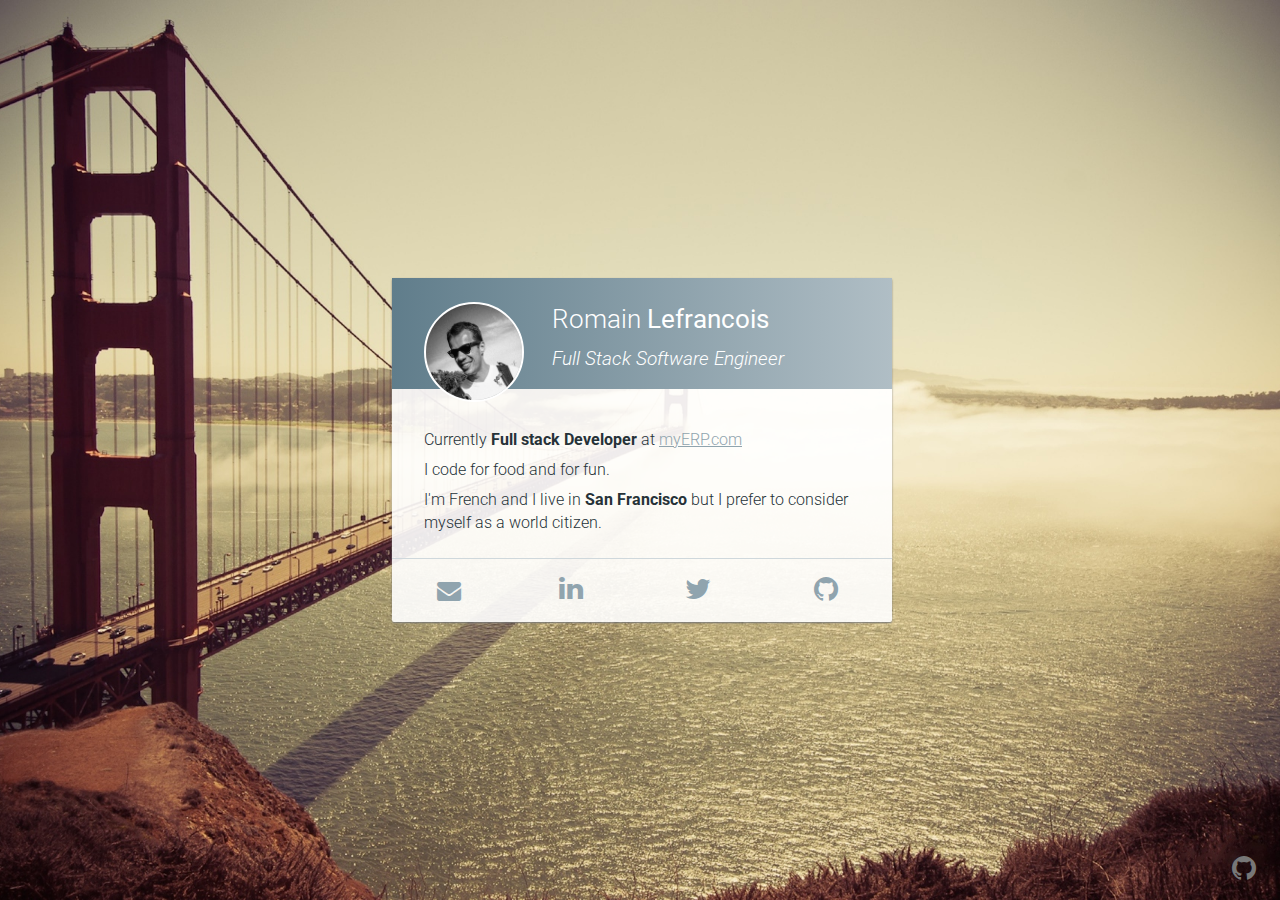
<file: index.html>
<!DOCTYPE html>
<!--[if lt IE 7]>      <html class="no-js lt-ie9 lt-ie8 lt-ie7"> <![endif]-->
<!--[if IE 7]>         <html class="no-js lt-ie9 lt-ie8"> <![endif]-->
<!--[if IE 8]>         <html class="no-js lt-ie9"> <![endif]-->
<!--[if gt IE 8]><!--> <html class="no-js"> <!--<![endif]-->
<head>
  <meta charset="utf-8">
  <meta http-equiv="X-UA-Compatible" content="IE=edge,chrome=1">
  <title>Romain Lefrancois</title>
  <meta name="description" content="Romain Lefrancois is a Full Stack Software Engineer currently living in San Francisco">
  <meta name="author" content="Romain Lefrancois">
  <meta name="viewport" content="width=device-width, initial-scale=1">

  <link rel="stylesheet" href="css/normalize.min.css">
  <link rel="stylesheet" href="css/main.css">
  <link href='http://fonts.googleapis.com/css?family=Roboto:400,300italic,300' rel='stylesheet' type='text/css'>
  <script src="js/vendor/modernizr-2.6.2.min.js"></script>
</head>
<body>
  <!--[if lt IE 7]>
  <p class="browsehappy">You are using an <strong>outdated</strong> browser. Please <a href="http://browsehappy.com/">upgrade your browser</a> to improve your experience.</p>
  <![endif]-->
  <div class="wrap">
    <div id="card">
      <div id="header">
        <div id="name">
          Romain <b>Lefrancois</b>
        </div>
        <div id="job">Full Stack Software Engineer</div>
      </div>
      <div id="picture">
        <img src="img/me.png" alt="" />
      </div>
      <div id="body">
        <p>Currently <b>Full stack Developer</b> at <a href="http://www.myerp.com" target="blank">myERP.com</a></p>
        <p>I code for food and for fun.</p>
        <p>I'm French and I live in <b>San Francisco</b> but I prefer to consider myself as a world citizen.</p>
      </div>
      <div id="footer">
        <a href="mailto:" class="mail"><i class="icon-mail-alt"></i><span>Email</span></a>
        <a href="https://www.linkedin.com/pub/romain-lefrancois/50/456/7b9" class="linkedin" target="_blank"><i class="icon-linkedin"></i><span>Linkedin profile</span></a>
        <a href="https://twitter.com/RomaLefrancois" class="twitter" target="_blank"><i class="icon-twitter"></i><span>@RomaLefrancois</span></a>
        <a href="https://github.com/RomaLefrancois" class="github" target="_blank"><i class="icon-github-circled"></i><span>@RomaLefrancois</span></a>
      </div>
    </div>
  </div>
  <a href="#" id="gh-link" target="_blank" title="Fork this page on GitHub" alt="Fork this page on GitHub"><i class="icon-github-circled"></i></a>

  <script>
  (function(i,s,o,g,r,a,m){i['GoogleAnalyticsObject']=r;i[r]=i[r]||function(){
    (i[r].q=i[r].q||[]).push(arguments)},i[r].l=1*new Date();a=s.createElement(o),
    m=s.getElementsByTagName(o)[0];a.async=1;a.src=g;m.parentNode.insertBefore(a,m)
  })(window,document,'script','//www.google-analytics.com/analytics.js','ga');
  ga('create', 'UA-51352543-3', 'auto');
  ga('send', 'pageview');
  </script>
</body>
</html>
</file>
<file: css/main.css>
/*! HTML5 Boilerplate v4.3.0 | MIT License | http://h5bp.com/ */

html,
button,
input,
select,
textarea {
  color: #222;
}

html {
  font-size: 1em;
  line-height: 1.4;
}

::-moz-selection {
  background: #b3d4fc;
  text-shadow: none;
}

::selection {
  background: #b3d4fc;
  text-shadow: none;
}

hr {
  display: block;
  height: 1px;
  border: 0;
  border-top: 1px solid #ccc;
  margin: 1em 0;
  padding: 0;
}

audio,
canvas,
img,
video {
  vertical-align: middle;
}

fieldset {
  border: 0;
  margin: 0;
  padding: 0;
}

textarea {
  resize: vertical;
}

.browsehappy {
  margin: 0.2em 0;
  background: #ccc;
  color: #000;
  padding: 0.2em 0;
}


/* ==========================================================================
Author's custom styles
========================================================================== */

/* General */

@font-face {
  font-family: 'fontello';
  src: url('../font/fontello.eot?91421983');
  src: url('../font/fontello.eot?91421983#iefix') format('embedded-opentype'),
  url('../font/fontello.woff?91421983') format('woff'),
  url('../font/fontello.ttf?91421983') format('truetype'),
  url('../font/fontello.svg?91421983#fontello') format('svg');
  font-weight: normal;
  font-style: normal;
}

[class^="icon-"]:before, [class*=" icon-"]:before {
  font-family: "fontello";
  font-style: normal;
  font-weight: normal;
  speak: none;
  display: inline-block;
  text-decoration: inherit;
  width: 1em;
  margin-right: .2em;
  text-align: center;
  font-variant: normal;
  text-transform: none;
  line-height: 1em;
  font-size: 175%;
}
.icon-twitter:before { content: '\e800'; }
.icon-linkedin:before { content: '\e801'; }
.icon-mail-alt:before { content: '\e802'; }
.icon-github-circled:before { content: '\e803'; }

a {
  color: #90a4ae;
  -webkit-transition: color .3s;
  -moz-transition: color .3s;
  -o-transition: color .3s;
  -ms-transition: color .3s;
  transition: color .3s;
}
a:visited {color: #90a4ae;}

html {height: 100%;}

body {
  min-width: 320px;
  height: 100%;
  background: url(../img/cover-d.jpg) no-repeat center center fixed;
  -webkit-background-size: cover;
  -moz-background-size: cover;
  -o-background-size: cover;
  background-size: cover;
  font-family: 'Roboto', sans-serif;
  font-weight: 300;
}

.wrap {
  height: 100%;
  text-align:center;
  overflow: hidden;
}

.wrap:before {
  content: '';
  display: inline-block;
  height: 100%;
  vertical-align: middle;
}

/* Card */

#card {
  width: 500px;
  max-width: 90%;
  position: relative;
  display: inline-block;
  vertical-align: middle;
  background: rgba(255,255,255,0.9);
  box-shadow: 0 1px 2px #777;
  border-radius: 2px;
  text-align:left;
  -webkit-animation: enter .5s .5s ease both;
  -moz-animation: enter .5s .5s ease both;
  -o-animation: enter .5s .5s ease both;
  animation: enter .5s .5s ease both;
}

/* Profile picture */

#picture {
  width: 6em;
  height: 6em;
  position: absolute;
  top: 1.5em;
  left: 2em;
  overflow: hidden;
  background-color: #cacccd;
  border-radius: 50%;
  border: 2px solid #fff;
}

#picture img {
  height: 100%;
}

/* Header with name and title */

#header {
  padding: 1.5em 1.5em 1em 10em;
  color: #fff;
  background: rgba(96, 125, 139, 0.8);
  background: -webkit-gradient(linear, left top, right top, color-stop(0%, #607d8b), color-stop(100%, #b0bec5));
  background: -o-linear-gradient(left, #607d8b 0%, #b0bec5 100%);
  background: -ms-linear-gradient(left, #607d8b 0%, #b0bec5 100%);
  background: linear-gradient(to right, #607d8b 0%, #b0bec5 100%);
}

#name {
  font-size: 1.6em;
  margin-bottom: .3em;
}
#name b {font-weight: 400;}

#job {
  font-size: 1.2em;
  font-style: italic;
}

/* Body with bio */

#body {padding: 2em 1em 1em 2em;}

#body p {
  margin: 0.5em 0;
  color: #263238;
}

/* Footer with links */

#footer {
  width: 100%;
  display: table;
  position: relative;
  bottom: 0;
  border-top: 1px solid #cfd8dc;
}

#footer > a {
  display: table-cell;
  padding: 1em;
  text-align: center;
}

#footer > a span {display: none;}
#footer a:active {color: #fff}
a.twitter:hover {color: #00aced;}
a.twitter:active {background: #00aced;}
a.linkedin:hover {color: #007bb6;}
a.linkedin:active {background: #007bb6;}
a.github:hover {color: #444;}
a.github:active {background: #444;}
a.mail:hover {color: #dd2c00;}
a.mail:active {background: #dd2c00;}
a.mail i:before {font-size: 150%;}

/* Link to GitHub repository */

#gh-link {
  color: #777;
  position: absolute;
  bottom: 1em;
  right: 1em;
}
#gh-link:hover {color: #fff;}

/* Mobile CSS */

@media only screen and (max-width : 480px) {
  body {
    background: url(../img/cover-m.jpg) no-repeat center center fixed;
    background-size: cover;
  }

  .wrap {
    overflow-y: scroll;
  }

  #card {
    margin: 20px 0;
  }

  #header{
    padding: 1em 1em 2.5em;
    text-align: center;
    font-size: .9em;
  }

  #picture {
    position: relative;
    top: -25px;
    margin: 0px auto;
    left: initial;
  }

  #body {padding: 0em 1.5em .5em;margin-top:-1em}

  #footer {
    font-size: .8em;
    bottom: 0;
    border: 0;
  }

  #footer > a {
    border-top: 1px solid #cfd8dc;
    display: block;
    padding: 1em 1em 1em 2em;
    text-align: left;
  }

  #footer > a span {
    display: inline-block;
    padding-left: 1.5em;
    font-size: 1.1em;
  }

  #gh-link {display: none;}
}

/*Keyframe Animation */

@-webkit-keyframes enter {
  from {
    transform:translateY(5rem);
    opacity:0;
  }
}
@-webkit-keyframes enter {
  from {
    transform:translateY(5rem) rotate(10deg);
    opacity:0;
  }
}
@-moz-keyframes enter {
  from {
    transform:translateY(5rem);
    opacity:0;
  }
}
@-moz-keyframes enter {
  from {
    transform:translateY(5rem) rotate(10deg);
    opacity:0;
  }
}
@-o-keyframes enter {
  from {
    transform:translateY(5rem);
    opacity:0;
  }
}
@-o-keyframes enter {
  from {
    transform:translateY(5rem) rotate(10deg);
    opacity:0;
  }
}
@keyframes enter {
  from {
    transform:translateY(5rem);
    opacity:0;
  }
}
@keyframes enter {
  from {
    transform:translateY(5rem) rotate(10deg);
    opacity:0;
  }
}


/* ==========================================================================
Helper classes
========================================================================== */

.ir {
  background-color: transparent;
  border: 0;
  overflow: hidden;
  *text-indent: -9999px;
}

.ir:before {
  content: "";
  display: block;
  width: 0;
  height: 150%;
}

.hidden {
  display: none !important;
  visibility: hidden;
}

.visuallyhidden {
  border: 0;
  clip: rect(0 0 0 0);
  height: 1px;
  margin: -1px;
  overflow: hidden;
  padding: 0;
  position: absolute;
  width: 1px;
}

.visuallyhidden.focusable:active,
.visuallyhidden.focusable:focus {
  clip: auto;
  height: auto;
  margin: 0;
  overflow: visible;
  position: static;
  width: auto;
}

.invisible {
  visibility: hidden;
}

.clearfix:before,
.clearfix:after {
  content: " ";
  display: table;
}

.clearfix:after {
  clear: both;
}

.clearfix {
  *zoom: 1;
}

/* ==========================================================================
Print styles
========================================================================== */

@media print {
  * {
    background: transparent !important;
    color: #000 !important;
    box-shadow: none !important;
    text-shadow: none !important;
  }

  a,
  a:visited {
    text-decoration: underline;
  }

  a[href]:after {
    content: " (" attr(href) ")";
  }

  abbr[title]:after {
    content: " (" attr(title) ")";
  }

  .ir a:after,
  a[href^="javascript:"]:after,
  a[href^="#"]:after {
    content: "";
  }

  pre,
  blockquote {
    border: 1px solid #999;
    page-break-inside: avoid;
  }

  thead {
    display: table-header-group;
  }

  tr,
  img {
    page-break-inside: avoid;
  }

  img {
    max-width: 100% !important;
  }

  @page {
    margin: 0.5cm;
  }

  p,
  h2,
  h3 {
    orphans: 3;
    widows: 3;
  }

  h2,
  h3 {
    page-break-after: avoid;
  }
}
</file>
